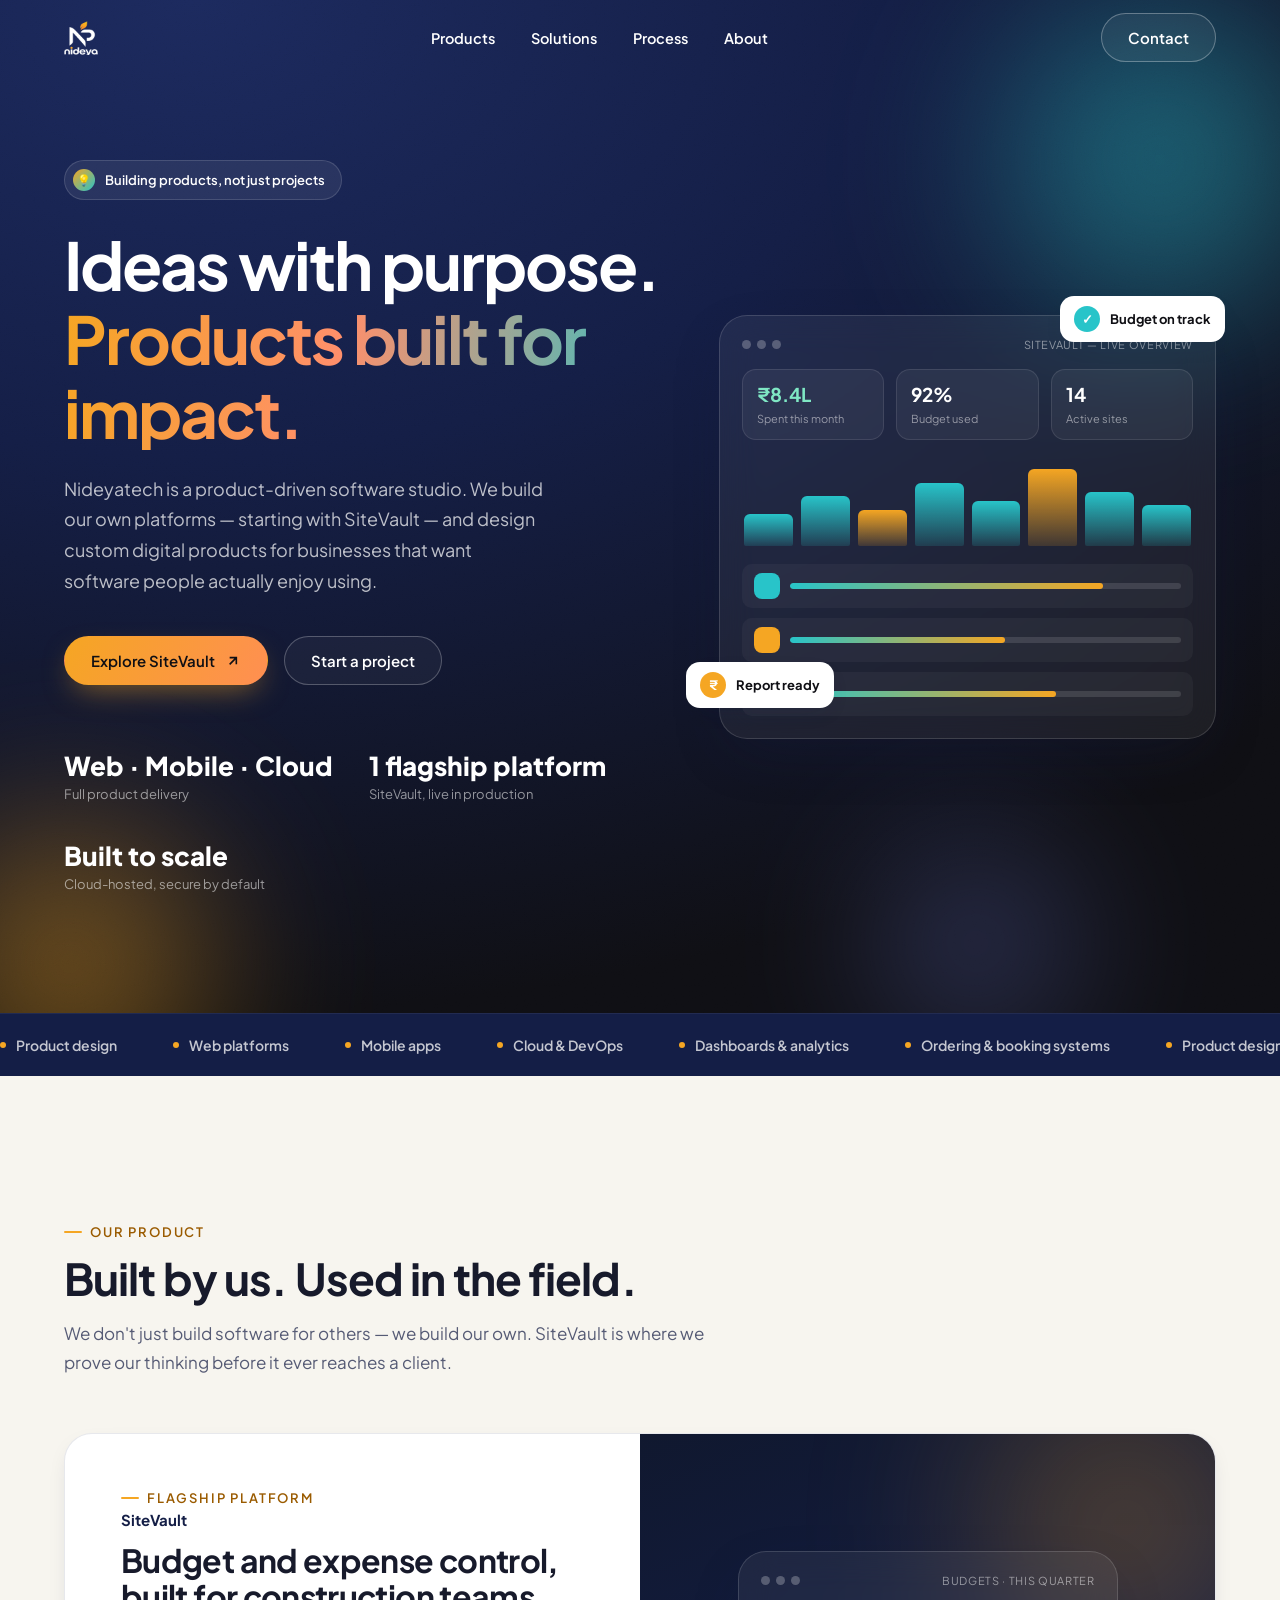
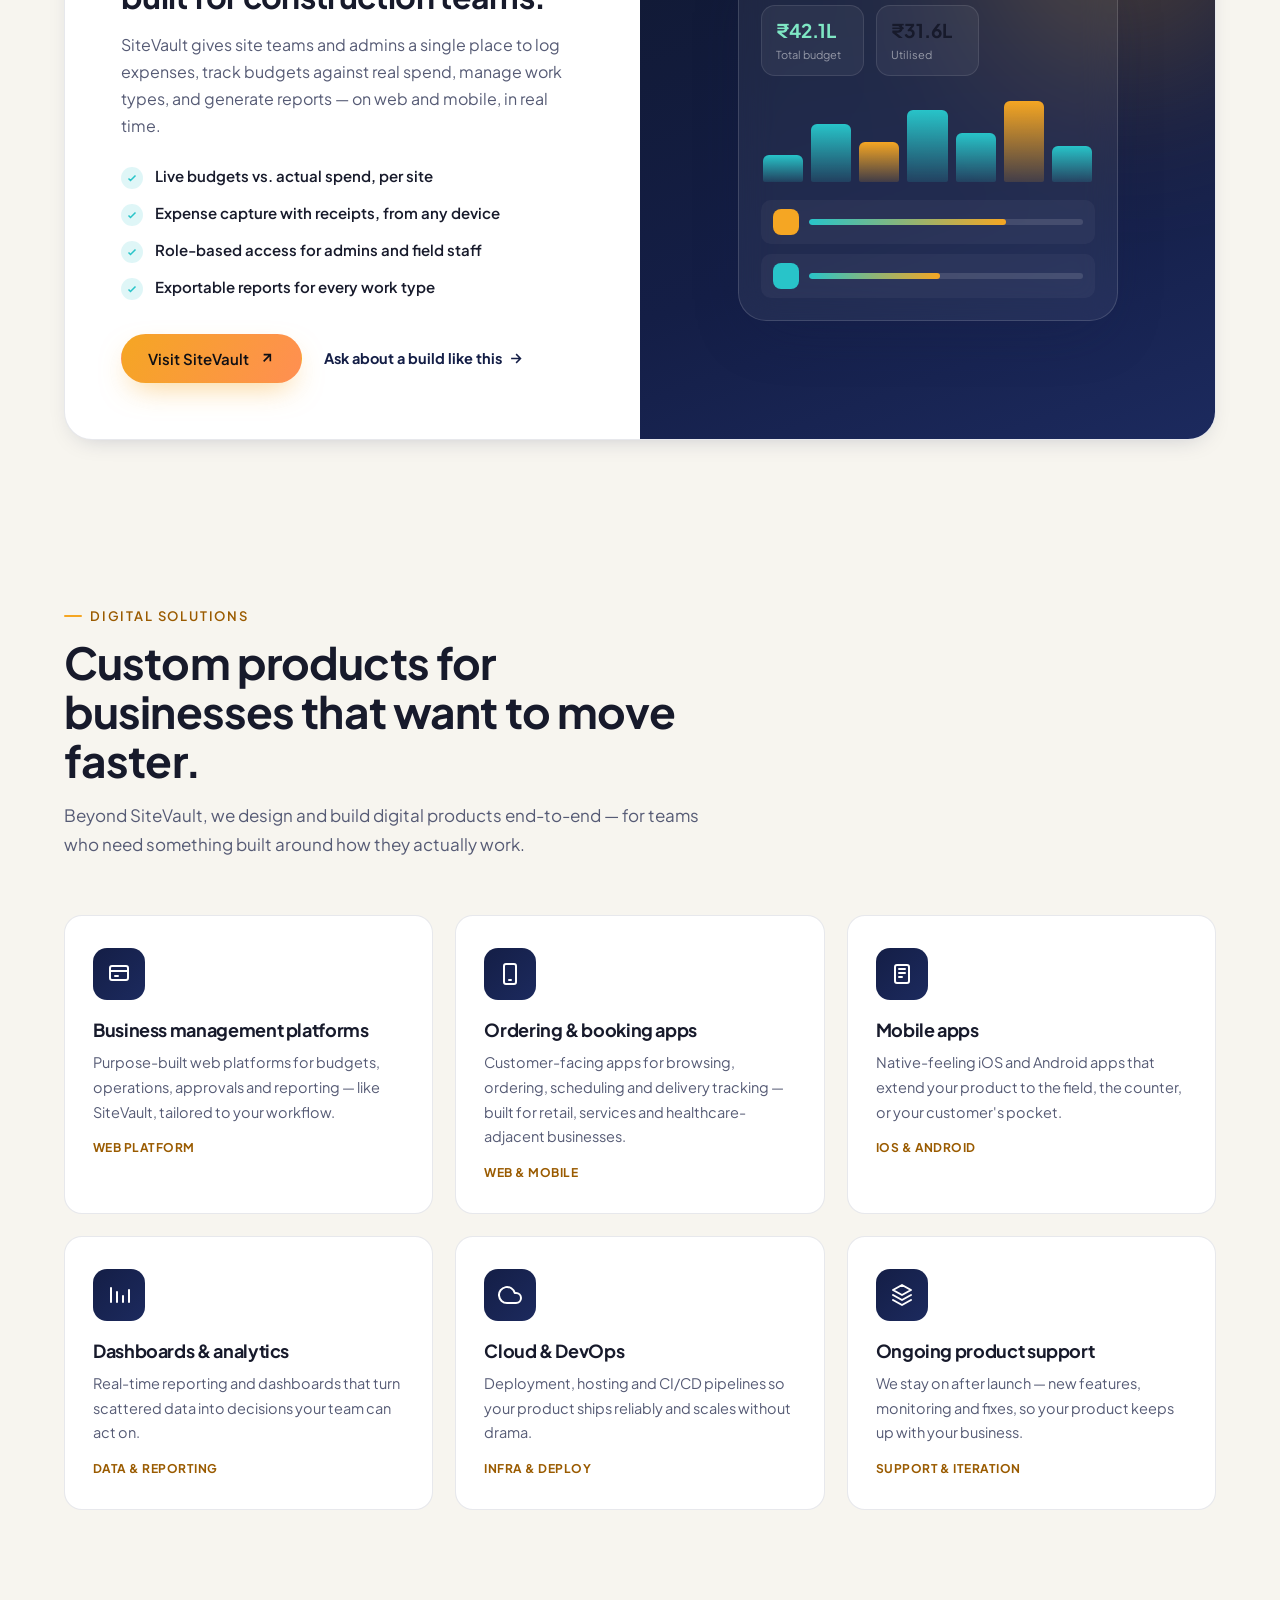
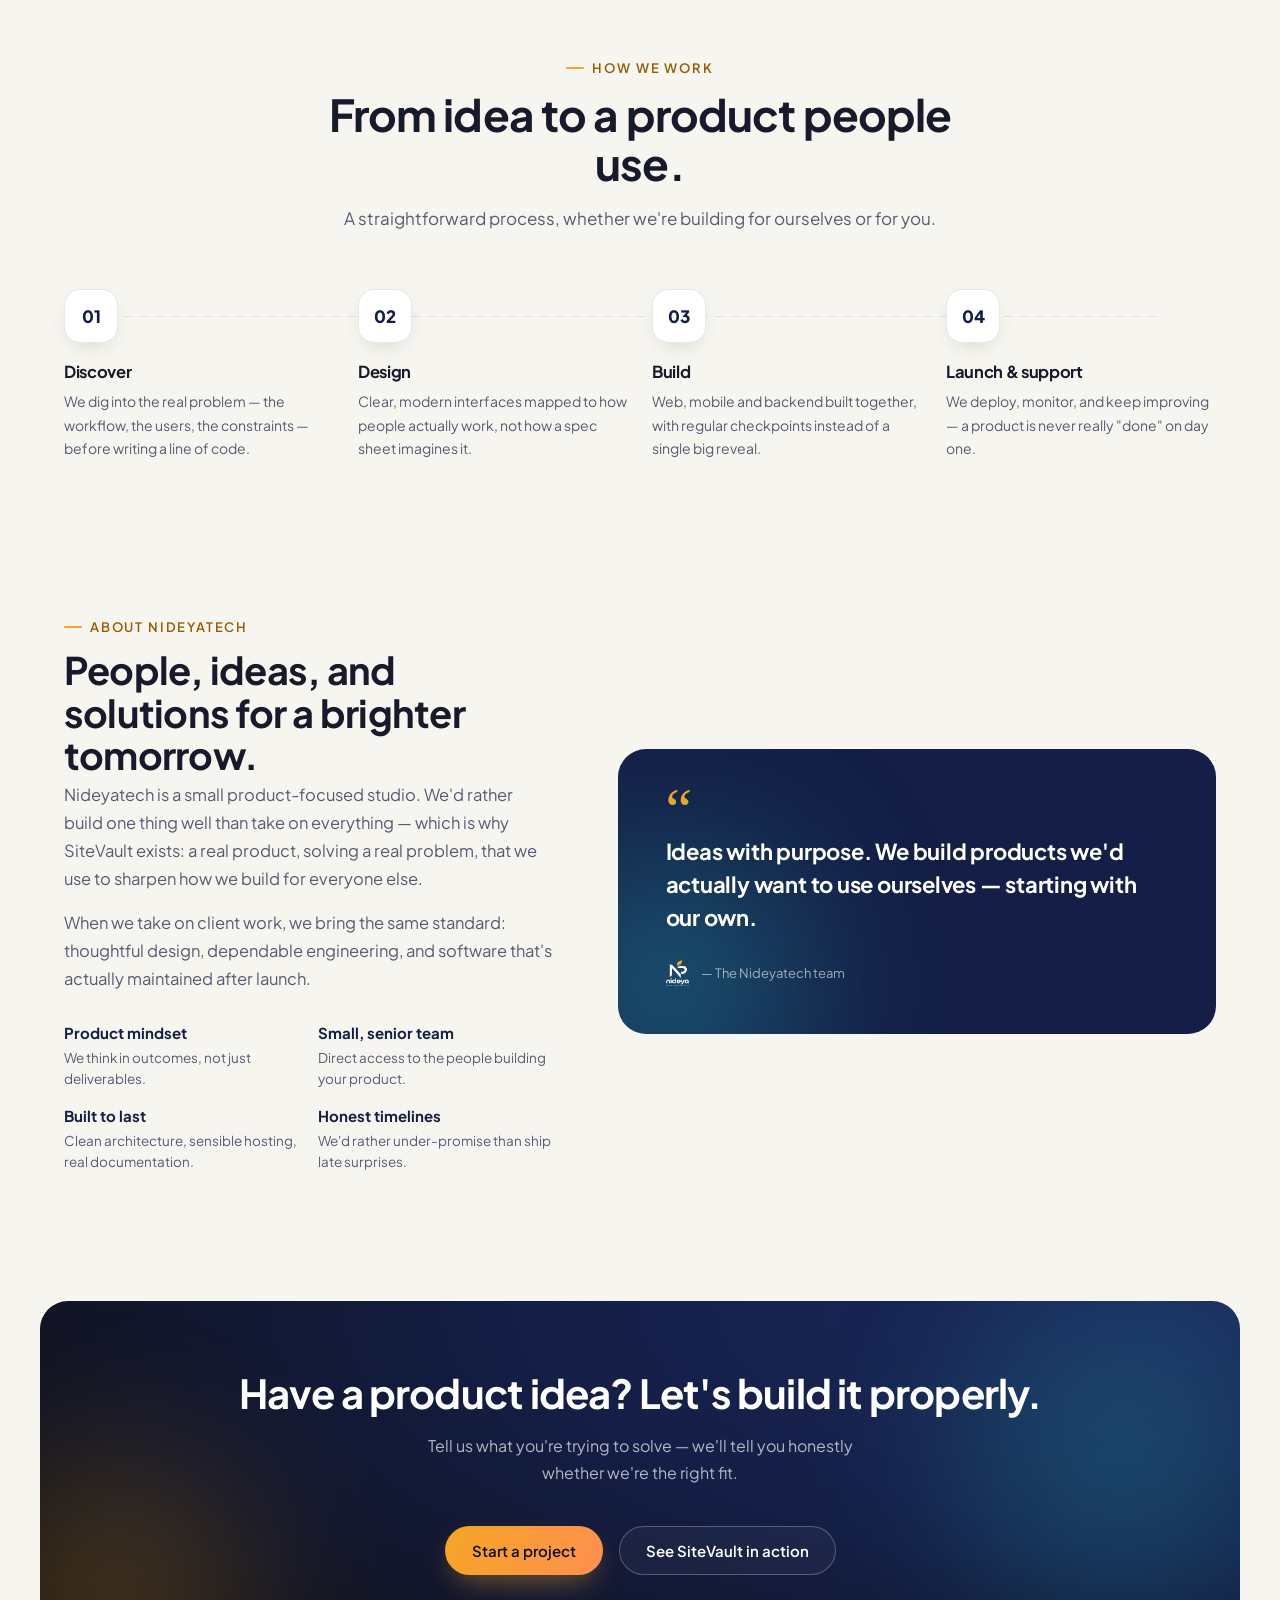
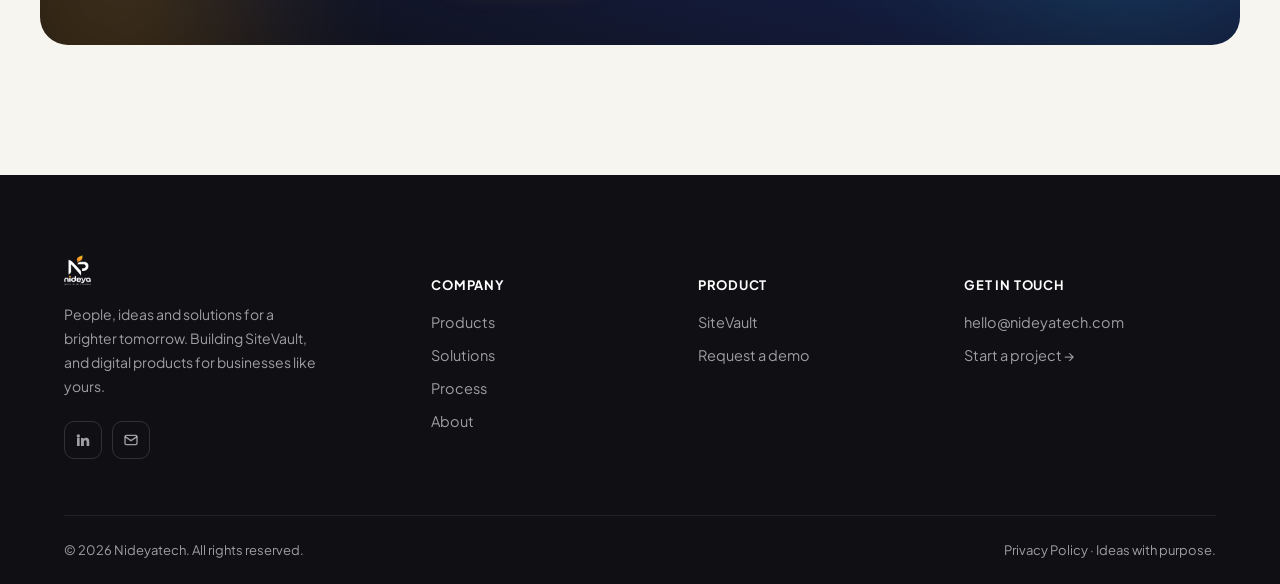
<file: index.html>
<!doctype html>
<html lang="en">
<head>
<meta charset="UTF-8" />
<meta name="viewport" content="width=device-width, initial-scale=1" />
<title>Nideyatech — Ideas with Purpose</title>
<meta name="description" content="Nideyatech designs and builds digital products — from SiteVault, our construction budget &amp; expense platform, to custom web, mobile and ordering apps for growing businesses." />

<link rel="icon" type="image/png" href="/assets/favicon-32.png" sizes="32x32" />
<link rel="icon" type="image/png" href="/assets/favicon-16.png" sizes="16x16" />
<link rel="apple-touch-icon" href="/assets/favicon-180.png" />
<link rel="icon" href="/assets/favicon.ico" />

<meta property="og:title" content="Nideyatech — Ideas with Purpose" />
<meta property="og:description" content="We design and build digital products for growing businesses — including SiteVault, our own construction budget &amp; expense platform." />
<meta property="og:type" content="website" />
<meta property="og:url" content="https://www.nideyatech.com" />
<meta property="og:site_name" content="Nideyatech" />
<meta property="og:image" content="https://www.nideyatech.com/assets/og-image.jpg" />
<meta property="og:image:width" content="1200" />
<meta property="og:image:height" content="630" />
<meta property="og:image:alt" content="Nideyatech — Ideas with purpose. Products built for impact." />
<meta name="twitter:card" content="summary_large_image" />
<meta name="twitter:title" content="Nideyatech — Ideas with Purpose" />
<meta name="twitter:description" content="We design and build digital products for growing businesses — including SiteVault, our own construction budget &amp; expense platform." />
<meta name="twitter:image" content="https://www.nideyatech.com/assets/og-image.jpg" />
<link rel="canonical" href="https://www.nideyatech.com/" />
<meta name="theme-color" content="#141e46" />

<link rel="preconnect" href="https://fonts.googleapis.com" />
<link rel="preconnect" href="https://fonts.gstatic.com" crossorigin />
<link href="https://fonts.googleapis.com/css2?family=Plus+Jakarta+Sans:wght@400;500;600;700;800&display=swap" rel="stylesheet" />

<link rel="stylesheet" href="css/styles.css?v=3" />
</head>
<body>

<!-- ============ NAV ============ -->
<header class="nav" id="nav">
  <div class="container">
    <a href="#top" class="nav-logo">
      <img class="logo-dark" src="assets/logo/logo-navbar.png" alt="Nideyatech" width="101" height="102" />
      <img class="logo-light" src="assets/logo/logo-navbar-light.png" alt="" aria-hidden="true" width="101" height="102" />
    </a>

    <nav class="nav-links">
      <a href="#products">Products</a>
      <a href="#solutions">Solutions</a>
      <a href="#process">Process</a>
      <a href="#about">About</a>
    </nav>

    <div class="nav-right">
      <a href="#contact" class="btn btn-outline nav-contact-btn">Contact</a>
      <button class="nav-burger" id="burger" aria-label="Menu"><span></span><span></span><span></span></button>
    </div>
  </div>
</header>

<div class="mobile-menu" id="mobileMenu">
  <a href="#products">Products</a>
  <a href="#solutions">Solutions</a>
  <a href="#process">Process</a>
  <a href="#about">About</a>
  <a href="#contact">Contact</a>
  <a href="#contact" class="btn btn-primary">Start a project</a>
</div>

<!-- ============ HERO ============ -->
<section class="hero" id="top">
  <div class="hero-orb orb-1"></div>
  <div class="hero-orb orb-2"></div>
  <div class="hero-orb orb-3"></div>

  <div class="container">
    <div class="hero-grid">
      <div>
        <div class="hero-badge" data-reveal>
          <span class="dot">💡</span> Building products, not just projects
        </div>

        <h1 data-reveal>
          Ideas with purpose.
          <span class="gradient-text">Products built for impact.</span>
        </h1>

        <p class="hero-sub" data-reveal data-reveal-delay="1">
          Nideyatech is a product-driven software studio. We build our own platforms —
          starting with SiteVault — and design custom digital products for businesses
          that want software people actually enjoy using.
        </p>

        <div class="hero-cta" data-reveal data-reveal-delay="2">
          <a href="#products" class="btn btn-primary">
            Explore SiteVault
            <svg viewBox="0 0 24 24" fill="none" stroke="currentColor" stroke-width="2.4"><path d="M7 17 17 7M7 7h10v10"/></svg>
          </a>
          <a href="#contact" class="btn btn-ghost-dark">Start a project</a>
        </div>

        <div class="hero-stats" data-reveal data-reveal-delay="3">
          <div><strong>Web · Mobile · Cloud</strong><span>Full product delivery</span></div>
          <div><strong>1 flagship platform</strong><span>SiteVault, live in production</span></div>
          <div><strong>Built to scale</strong><span>Cloud-hosted, secure by default</span></div>
        </div>
      </div>

      <div class="hero-visual" data-reveal data-reveal-delay="2">
        <div class="panel">
          <div class="float-chip chip-1">
            <span class="ico" style="background:var(--cyan)">✓</span> Budget on track
          </div>
          <div class="float-chip chip-2">
            <span class="ico" style="background:var(--saffron)">₹</span> Report ready
          </div>

          <div class="panel-head">
            <div class="traffic"><span></span><span></span><span></span></div>
            <small>SiteVault — Live overview</small>
          </div>

          <div class="panel-stats">
            <div class="tile up"><b>₹8.4L</b><small>Spent this month</small></div>
            <div class="tile"><b>92%</b><small>Budget used</small></div>
            <div class="tile"><b>14</b><small>Active sites</small></div>
          </div>

          <div class="panel-chart">
            <i style="height:35%"></i><i style="height:55%"></i><i style="height:40%"></i>
            <i style="height:70%"></i><i style="height:50%"></i><i style="height:85%"></i>
            <i style="height:60%"></i><i style="height:45%"></i>
          </div>

          <div class="panel-rows">
            <div class="row"><span class="ic" style="background:var(--cyan)"></span><span class="bar"><span style="width:80%"></span></span></div>
            <div class="row"><span class="ic" style="background:var(--saffron)"></span><span class="bar"><span style="width:55%"></span></span></div>
            <div class="row"><span class="ic" style="background:#7c8fff"></span><span class="bar"><span style="width:68%"></span></span></div>
          </div>
        </div>
      </div>
    </div>
  </div>
</section>

<!-- ============ STRIP ============ -->
<div class="strip">
  <div class="strip-track">
    <span>Product design</span><span>Web platforms</span><span>Mobile apps</span>
    <span>Cloud &amp; DevOps</span><span>Dashboards &amp; analytics</span><span>Ordering &amp; booking systems</span>
    <span>Product design</span><span>Web platforms</span><span>Mobile apps</span>
    <span>Cloud &amp; DevOps</span><span>Dashboards &amp; analytics</span><span>Ordering &amp; booking systems</span>
  </div>
</div>

<!-- ============ PRODUCTS ============ -->
<section class="products" id="products">
  <div class="container">
    <div class="section-head" data-reveal>
      <div class="eyebrow">Our Product</div>
      <h2>Built by us. Used in the field.</h2>
      <p>We don't just build software for others — we build our own. SiteVault is where we prove our thinking before it ever reaches a client.</p>
    </div>

    <div class="product-card" data-reveal>
      <div class="product-copy">
        <div class="eyebrow">Flagship Platform</div>
        <div class="product-tagline">SiteVault</div>
        <h3>Budget and expense control, built for construction teams.</h3>
        <p>SiteVault gives site teams and admins a single place to log expenses, track budgets against real spend, manage work types, and generate reports — on web and mobile, in real time.</p>

        <ul class="feature-list">
          <li><span class="check"><svg viewBox="0 0 24 24" fill="none" stroke="currentColor" stroke-width="3"><path d="M5 13l4 4L19 7"/></svg></span>Live budgets vs. actual spend, per site</li>
          <li><span class="check"><svg viewBox="0 0 24 24" fill="none" stroke="currentColor" stroke-width="3"><path d="M5 13l4 4L19 7"/></svg></span>Expense capture with receipts, from any device</li>
          <li><span class="check"><svg viewBox="0 0 24 24" fill="none" stroke="currentColor" stroke-width="3"><path d="M5 13l4 4L19 7"/></svg></span>Role-based access for admins and field staff</li>
          <li><span class="check"><svg viewBox="0 0 24 24" fill="none" stroke="currentColor" stroke-width="3"><path d="M5 13l4 4L19 7"/></svg></span>Exportable reports for every work type</li>
        </ul>

        <div class="product-actions">
          <a href="https://www.sitevault.nideyatech.com" target="_blank" rel="noopener" class="btn btn-primary">
            Visit SiteVault
            <svg viewBox="0 0 24 24" fill="none" stroke="currentColor" stroke-width="2.4"><path d="M7 17 17 7M7 7h10v10"/></svg>
          </a>
          <a href="#contact" class="product-link">
            Ask about a build like this
            <svg viewBox="0 0 24 24" fill="none" stroke="currentColor" stroke-width="2.4"><path d="M5 12h14M13 5l7 7-7 7"/></svg>
          </a>
        </div>
      </div>

      <div class="product-visual">
        <div class="glow"></div>
        <div class="panel">
          <div class="panel-head">
            <div class="traffic"><span></span><span></span><span></span></div>
            <small>Budgets · This quarter</small>
          </div>
          <div class="panel-stats">
            <div class="tile up"><b>₹42.1L</b><small>Total budget</small></div>
            <div class="tile"><b>₹31.6L</b><small>Utilised</small></div>
          </div>
          <div class="panel-chart">
            <i style="height:30%"></i><i style="height:65%"></i><i style="height:45%"></i>
            <i style="height:80%"></i><i style="height:55%"></i><i style="height:90%"></i>
            <i style="height:40%"></i>
          </div>
          <div class="panel-rows">
            <div class="row"><span class="ic" style="background:var(--saffron)"></span><span class="bar"><span style="width:72%"></span></span></div>
            <div class="row"><span class="ic" style="background:var(--cyan)"></span><span class="bar"><span style="width:48%"></span></span></div>
          </div>
        </div>
      </div>
    </div>
  </div>
</section>

<!-- ============ SOLUTIONS ============ -->
<section class="solutions" id="solutions">
  <div class="container">
    <div class="section-head" data-reveal>
      <div class="eyebrow">Digital Solutions</div>
      <h2>Custom products for businesses that want to move faster.</h2>
      <p>Beyond SiteVault, we design and build digital products end-to-end — for teams who need something built around how they actually work.</p>
    </div>

    <div class="solutions-grid">
      <div class="sol-card" data-reveal>
        <div class="sol-icon"><svg viewBox="0 0 24 24" fill="none" stroke-linecap="round" stroke-linejoin="round" stroke-width="2"><rect x="3" y="4" width="18" height="14" rx="2"/><path d="M3 9h18M8 14h3"/></svg></div>
        <h4>Business management platforms</h4>
        <p>Purpose-built web platforms for budgets, operations, approvals and reporting — like SiteVault, tailored to your workflow.</p>
        <span class="tag">Web platform</span>
      </div>

      <div class="sol-card" data-reveal data-reveal-delay="1">
        <div class="sol-icon"><svg viewBox="0 0 24 24" fill="none" stroke-linecap="round" stroke-linejoin="round" stroke-width="2"><rect x="6" y="2" width="12" height="20" rx="2"/><path d="M11 18h2"/></svg></div>
        <h4>Ordering &amp; booking apps</h4>
        <p>Customer-facing apps for browsing, ordering, scheduling and delivery tracking — built for retail, services and healthcare-adjacent businesses.</p>
        <span class="tag">Web &amp; mobile</span>
      </div>

      <div class="sol-card" data-reveal data-reveal-delay="2">
        <div class="sol-icon"><svg viewBox="0 0 24 24" fill="none" stroke-linecap="round" stroke-linejoin="round" stroke-width="2"><rect x="5" y="3" width="14" height="18" rx="2"/><path d="M9 7h6M9 11h6M9 15h3"/></svg></div>
        <h4>Mobile apps</h4>
        <p>Native-feeling iOS and Android apps that extend your product to the field, the counter, or your customer's pocket.</p>
        <span class="tag">iOS &amp; Android</span>
      </div>

      <div class="sol-card" data-reveal>
        <div class="sol-icon"><svg viewBox="0 0 24 24" fill="none" stroke-linecap="round" stroke-linejoin="round" stroke-width="2"><path d="M4 19V5m6 14V9m6 10V13m6 6V7"/></svg></div>
        <h4>Dashboards &amp; analytics</h4>
        <p>Real-time reporting and dashboards that turn scattered data into decisions your team can act on.</p>
        <span class="tag">Data &amp; reporting</span>
      </div>

      <div class="sol-card" data-reveal data-reveal-delay="1">
        <div class="sol-icon"><svg viewBox="0 0 24 24" fill="none" stroke-linecap="round" stroke-linejoin="round" stroke-width="2"><path d="M18 10h-1.26A8 8 0 1 0 9 20h9a5 5 0 0 0 0-10Z"/></svg></div>
        <h4>Cloud &amp; DevOps</h4>
        <p>Deployment, hosting and CI/CD pipelines so your product ships reliably and scales without drama.</p>
        <span class="tag">Infra &amp; deploy</span>
      </div>

      <div class="sol-card" data-reveal data-reveal-delay="2">
        <div class="sol-icon"><svg viewBox="0 0 24 24" fill="none" stroke-linecap="round" stroke-linejoin="round" stroke-width="2"><path d="M12 2 3 7l9 5 9-5-9-5ZM3 12l9 5 9-5M3 17l9 5 9-5"/></svg></div>
        <h4>Ongoing product support</h4>
        <p>We stay on after launch — new features, monitoring and fixes, so your product keeps up with your business.</p>
        <span class="tag">Support &amp; iteration</span>
      </div>
    </div>
  </div>
</section>

<!-- ============ PROCESS ============ -->
<section class="process" id="process">
  <div class="container">
    <div class="section-head center" data-reveal style="margin-left:auto;margin-right:auto;">
      <div class="eyebrow" style="justify-content:center;display:flex;">How we work</div>
      <h2>From idea to a product people use.</h2>
      <p style="margin-left:auto;margin-right:auto;">A straightforward process, whether we're building for ourselves or for you.</p>
    </div>

    <div class="process-row">
      <div class="process-step" data-reveal>
        <div class="process-num">01</div>
        <h4>Discover</h4>
        <p>We dig into the real problem — the workflow, the users, the constraints — before writing a line of code.</p>
      </div>
      <div class="process-step" data-reveal data-reveal-delay="1">
        <div class="process-num">02</div>
        <h4>Design</h4>
        <p>Clear, modern interfaces mapped to how people actually work, not how a spec sheet imagines it.</p>
      </div>
      <div class="process-step" data-reveal data-reveal-delay="2">
        <div class="process-num">03</div>
        <h4>Build</h4>
        <p>Web, mobile and backend built together, with regular checkpoints instead of a single big reveal.</p>
      </div>
      <div class="process-step" data-reveal data-reveal-delay="3">
        <div class="process-num">04</div>
        <h4>Launch &amp; support</h4>
        <p>We deploy, monitor, and keep improving — a product is never really "done" on day one.</p>
      </div>
    </div>
  </div>
</section>

<!-- ============ ABOUT ============ -->
<section class="about" id="about">
  <div class="container">
    <div class="about-grid">
      <div class="about-copy" data-reveal>
        <div class="eyebrow">About Nideyatech</div>
        <h2 style="margin-top:14px;font-size:clamp(26px,3.4vw,38px);">People, ideas, and solutions for a brighter tomorrow.</h2>
        <p>Nideyatech is a small product-focused studio. We'd rather build one thing well than
          take on everything — which is why SiteVault exists: a real product, solving a real
          problem, that we use to sharpen how we build for everyone else.</p>
        <p>When we take on client work, we bring the same standard: thoughtful design,
          dependable engineering, and software that's actually maintained after launch.</p>

        <div class="about-values">
          <div><strong>Product mindset</strong><span>We think in outcomes, not just deliverables.</span></div>
          <div><strong>Small, senior team</strong><span>Direct access to the people building your product.</span></div>
          <div><strong>Built to last</strong><span>Clean architecture, sensible hosting, real documentation.</span></div>
          <div><strong>Honest timelines</strong><span>We'd rather under-promise than ship late surprises.</span></div>
        </div>
      </div>

      <div class="about-panel" data-reveal data-reveal-delay="1">
        <div class="glow"></div>
        <span class="mark">“</span>
        <blockquote>Ideas with purpose. We build products we'd actually want to use ourselves — starting with our own.</blockquote>
        <div class="who">
          <img src="assets/logo/logo-footer.png" alt="Nideyatech" width="81" height="90" />
          <span>— The Nideyatech team</span>
        </div>
      </div>
    </div>
  </div>
</section>

<!-- ============ CTA BAND ============ -->
<div class="cta-band" data-reveal>
  <div class="hero-orb orb-1" style="opacity:.3"></div>
  <div class="hero-orb orb-2" style="opacity:.3"></div>
  <h2>Have a product idea? Let's build it properly.</h2>
  <p>Tell us what you're trying to solve — we'll tell you honestly whether we're the right fit.</p>
  <div class="hero-cta">
    <a href="#contact" class="btn btn-primary">Start a project</a>
    <a href="https://www.sitevault.nideyatech.com" target="_blank" rel="noopener" class="btn btn-ghost-dark">See SiteVault in action</a>
  </div>
</div>

<!-- ============ FOOTER / CONTACT ============ -->
<footer class="footer" id="contact">
  <div class="container">
    <div class="footer-top">
      <div class="footer-brand">
        <img src="assets/logo/logo-footer.png" alt="Nideyatech" width="81" height="90" />
        <p>People, ideas and solutions for a brighter tomorrow. Building SiteVault, and digital products for businesses like yours.</p>
        <div class="footer-social">
          <a href="#" aria-label="LinkedIn"><svg viewBox="0 0 24 24" fill="currentColor"><path d="M4.98 3.5a2.5 2.5 0 1 1 0 5 2.5 2.5 0 0 1 0-5ZM3 9h4v12H3zM9 9h3.8v1.7h.05c.53-1 1.83-2.05 3.77-2.05 4.03 0 4.78 2.65 4.78 6.1V21h-4v-5.6c0-1.34-.02-3.07-1.87-3.07-1.87 0-2.16 1.46-2.16 2.97V21H9z"/></svg></a>
          <a href="mailto:hello@nideyatech.com" aria-label="Email"><svg viewBox="0 0 24 24" fill="none" stroke="currentColor" stroke-width="2"><rect x="3" y="5" width="18" height="14" rx="2"/><path d="m3 7 9 6 9-6"/></svg></a>
        </div>
      </div>

      <div class="footer-col">
        <h5>Company</h5>
        <ul>
          <li><a href="#products">Products</a></li>
          <li><a href="#solutions">Solutions</a></li>
          <li><a href="#process">Process</a></li>
          <li><a href="#about">About</a></li>
        </ul>
      </div>

      <div class="footer-col">
        <h5>Product</h5>
        <ul>
          <li><a href="https://www.sitevault.nideyatech.com" target="_blank" rel="noopener">SiteVault</a></li>
          <li><a href="#contact">Request a demo</a></li>
        </ul>
      </div>

      <div class="footer-col">
        <h5>Get in touch</h5>
        <ul>
          <li><a href="mailto:hello@nideyatech.com">hello@nideyatech.com</a></li>
          <li><a href="#contact">Start a project →</a></li>
        </ul>
      </div>
    </div>

    <div class="footer-bottom">
      <span>© <span id="year"></span> Nideyatech. All rights reserved.</span>
      <span><a href="privacy.html">Privacy Policy</a> · Ideas with purpose.</span>
    </div>
  </div>
</footer>

<script src="js/main.js"></script>
</body>
</html>
</file>
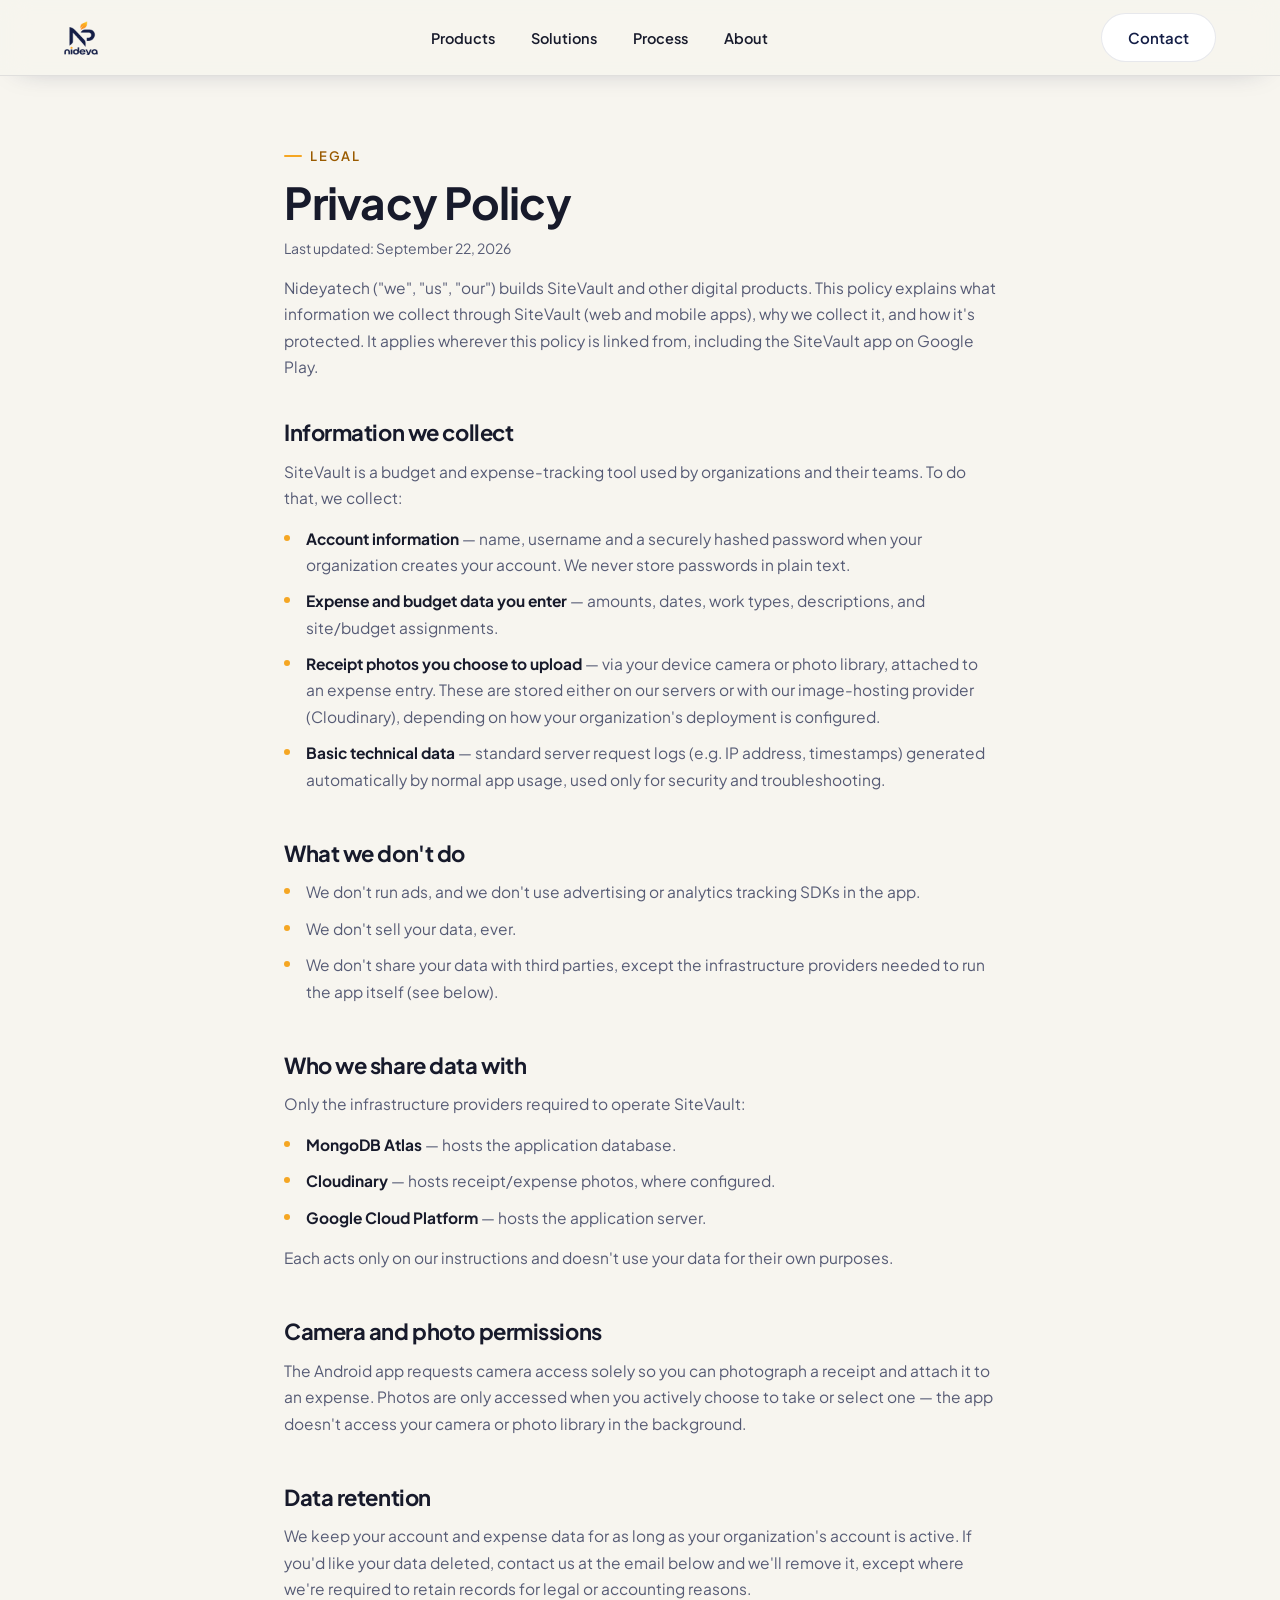
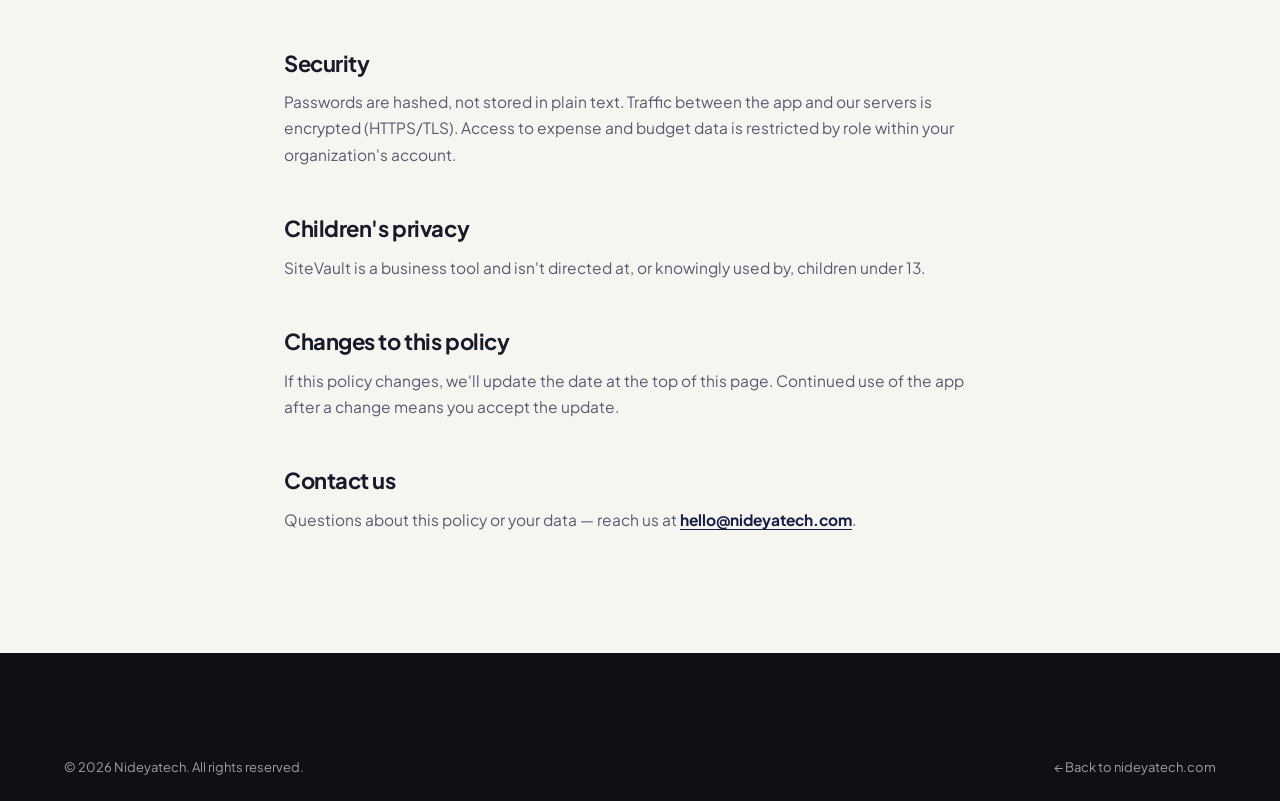
<file: privacy.html>
<!doctype html>
<html lang="en">
<head>
<meta charset="UTF-8" />
<meta name="viewport" content="width=device-width, initial-scale=1" />
<title>Privacy Policy — Nideyatech</title>
<meta name="description" content="Privacy Policy for Nideyatech and SiteVault — what we collect, why, and how it's protected." />
<meta name="robots" content="index, follow" />

<link rel="icon" type="image/png" href="/assets/favicon-32.png" sizes="32x32" />
<link rel="icon" type="image/png" href="/assets/favicon-16.png" sizes="16x16" />
<link rel="apple-touch-icon" href="/assets/favicon-180.png" />
<link rel="icon" href="/assets/favicon.ico" />
<meta name="theme-color" content="#141e46" />

<link rel="preconnect" href="https://fonts.googleapis.com" />
<link rel="preconnect" href="https://fonts.gstatic.com" crossorigin />
<link href="https://fonts.googleapis.com/css2?family=Plus+Jakarta+Sans:wght@400;500;600;700;800&display=swap" rel="stylesheet" />

<link rel="stylesheet" href="css/styles.css?v=3" />
<style>
  .legal { padding: calc(var(--nav-h) + 64px) 0 120px; }
  .legal .container { max-width: 760px; }
  .legal .updated { font-size: 14px; color: var(--text-soft); margin-top: 10px; }
  .legal h1 { font-size: clamp(30px, 4.5vw, 44px); margin-top: 14px; }
  .legal h2 { font-size: 22px; margin-top: 48px; margin-bottom: 14px; }
  .legal h2:first-of-type { margin-top: 40px; }
  .legal p { font-size: 15.5px; margin-top: 14px; }
  .legal ul { margin-top: 14px; display: flex; flex-direction: column; gap: 10px; }
  .legal ul li { font-size: 15.5px; color: var(--text-soft); line-height: 1.7; padding-left: 22px; position: relative; }
  .legal ul li::before { content: ""; position: absolute; left: 0; top: 9px; width: 6px; height: 6px; border-radius: 50%; background: var(--saffron); }
  .legal a.inline { color: var(--indigo); font-weight: 700; text-decoration: underline; text-underline-offset: 3px; }
  .legal strong { color: var(--text); }
  @media (max-width: 680px) { .legal { padding: calc(var(--nav-h) + 40px) 0 80px; } }
</style>
</head>
<body>

<header class="nav" id="nav" data-force-scrolled="true">
  <div class="container">
    <a href="index.html" class="nav-logo">
      <img class="logo-dark" src="assets/logo/logo-navbar.png" alt="Nideyatech" width="101" height="102" />
      <img class="logo-light" src="assets/logo/logo-navbar-light.png" alt="" aria-hidden="true" width="101" height="102" />
    </a>
    <nav class="nav-links">
      <a href="index.html#products">Products</a>
      <a href="index.html#solutions">Solutions</a>
      <a href="index.html#process">Process</a>
      <a href="index.html#about">About</a>
    </nav>
    <div class="nav-right">
      <a href="index.html#contact" class="btn btn-outline nav-contact-btn">Contact</a>
      <button class="nav-burger" id="burger" aria-label="Menu"><span></span><span></span><span></span></button>
    </div>
  </div>
</header>

<div class="mobile-menu" id="mobileMenu">
  <a href="index.html#products">Products</a>
  <a href="index.html#solutions">Solutions</a>
  <a href="index.html#process">Process</a>
  <a href="index.html#about">About</a>
  <a href="index.html#contact">Contact</a>
</div>

<section class="legal">
  <div class="container">
    <div class="eyebrow">Legal</div>
    <h1>Privacy Policy</h1>
    <p class="updated">Last updated: September 22, 2026</p>

    <p>Nideyatech ("we", "us", "our") builds SiteVault and other digital products. This
      policy explains what information we collect through SiteVault (web and mobile apps),
      why we collect it, and how it's protected. It applies wherever this policy is linked
      from, including the SiteVault app on Google Play.</p>

    <h2>Information we collect</h2>
    <p>SiteVault is a budget and expense-tracking tool used by organizations and their
      teams. To do that, we collect:</p>
    <ul>
      <li><strong>Account information</strong> — name, username and a securely hashed
        password when your organization creates your account. We never store passwords
        in plain text.</li>
      <li><strong>Expense and budget data you enter</strong> — amounts, dates, work
        types, descriptions, and site/budget assignments.</li>
      <li><strong>Receipt photos you choose to upload</strong> — via your device camera
        or photo library, attached to an expense entry. These are stored either on our
        servers or with our image-hosting provider (Cloudinary), depending on how your
        organization's deployment is configured.</li>
      <li><strong>Basic technical data</strong> — standard server request logs (e.g. IP
        address, timestamps) generated automatically by normal app usage, used only for
        security and troubleshooting.</li>
    </ul>

    <h2>What we don't do</h2>
    <ul>
      <li>We don't run ads, and we don't use advertising or analytics tracking SDKs in
        the app.</li>
      <li>We don't sell your data, ever.</li>
      <li>We don't share your data with third parties, except the infrastructure
        providers needed to run the app itself (see below).</li>
    </ul>

    <h2>Who we share data with</h2>
    <p>Only the infrastructure providers required to operate SiteVault:</p>
    <ul>
      <li><strong>MongoDB Atlas</strong> — hosts the application database.</li>
      <li><strong>Cloudinary</strong> — hosts receipt/expense photos, where configured.</li>
      <li><strong>Google Cloud Platform</strong> — hosts the application server.</li>
    </ul>
    <p>Each acts only on our instructions and doesn't use your data for their own
      purposes.</p>

    <h2>Camera and photo permissions</h2>
    <p>The Android app requests camera access solely so you can photograph a receipt and
      attach it to an expense. Photos are only accessed when you actively choose to take
      or select one — the app doesn't access your camera or photo library in the
      background.</p>

    <h2>Data retention</h2>
    <p>We keep your account and expense data for as long as your organization's account is
      active. If you'd like your data deleted, contact us at the email below and we'll
      remove it, except where we're required to retain records for legal or accounting
      reasons.</p>

    <h2>Security</h2>
    <p>Passwords are hashed, not stored in plain text. Traffic between the app and our
      servers is encrypted (HTTPS/TLS). Access to expense and budget data is restricted by
      role within your organization's account.</p>

    <h2>Children's privacy</h2>
    <p>SiteVault is a business tool and isn't directed at, or knowingly used by, children
      under 13.</p>

    <h2>Changes to this policy</h2>
    <p>If this policy changes, we'll update the date at the top of this page. Continued
      use of the app after a change means you accept the update.</p>

    <h2>Contact us</h2>
    <p>Questions about this policy or your data — reach us at
      <a class="inline" href="mailto:hello@nideyatech.com">hello@nideyatech.com</a>.</p>
  </div>
</section>

<footer class="footer">
  <div class="container">
    <div class="footer-bottom" style="padding-top:26px;">
      <span>© <span id="year"></span> Nideyatech. All rights reserved.</span>
      <a href="index.html">← Back to nideyatech.com</a>
    </div>
  </div>
</footer>

<script src="js/main.js"></script>
</body>
</html>
</file>
<file: css/styles.css>
/* =========================================================
   Nideyatech — brand tokens
========================================================= */
:root {
  --indigo: #141e46;
  --indigo-2: #1c2a5e;
  --saffron: #f5a623;
  --saffron-text: #9a5b00; /* saffron darkened for text on light bgs (WCAG AA 4.9:1 on ivory) */
  --cyan: #28c4c9;
  --ivory: #f7f5ef;
  --ink: #0f0f14;

  --text: #171a2b;
  --text-soft: #565b75;
  --border: rgba(20, 30, 70, 0.1);

  --radius-sm: 10px;
  --radius: 18px;
  --radius-lg: 28px;

  --container: 1200px;
  --nav-h: 76px;

  --ease: cubic-bezier(0.22, 1, 0.36, 1);
  --shadow: 0 20px 60px -20px rgba(20, 30, 70, 0.35);
  --shadow-sm: 0 8px 24px -12px rgba(20, 30, 70, 0.25);
}

* { box-sizing: border-box; }
html { scroll-behavior: smooth; }

body {
  margin: 0;
  background: var(--ivory);
  color: var(--text);
  font-family: "Plus Jakarta Sans", -apple-system, BlinkMacSystemFont, "Segoe UI", sans-serif;
  -webkit-font-smoothing: antialiased;
  overflow-x: hidden;
}

img { max-width: 100%; display: block; }
a { color: inherit; text-decoration: none; }
ul { margin: 0; padding: 0; list-style: none; }
button { font: inherit; cursor: pointer; }
section { position: relative; }

.container {
  width: 100%;
  max-width: var(--container);
  margin: 0 auto;
  padding: 0 24px;
}

.eyebrow {
  display: inline-flex;
  align-items: center;
  gap: 8px;
  font-size: 13px;
  font-weight: 600;
  letter-spacing: 0.14em;
  text-transform: uppercase;
  color: var(--saffron-text);
}
.eyebrow::before {
  content: "";
  width: 18px;
  height: 2px;
  background: var(--saffron);
  border-radius: 2px;
}
.eyebrow.on-dark { color: #ffc978; }

h1, h2, h3, h4 { font-weight: 700; line-height: 1.12; margin: 0; letter-spacing: -0.02em; }
p { line-height: 1.7; color: var(--text-soft); margin: 0; }

.gradient-text {
  background: linear-gradient(100deg, var(--saffron) 0%, #ff8f6b 45%, var(--cyan) 100%);
  -webkit-background-clip: text;
  background-clip: text;
  color: transparent;
}

.section-head { max-width: 640px; margin-bottom: 56px; }
.section-head h2 { font-size: clamp(28px, 4vw, 44px); margin-top: 14px; }
.section-head p { margin-top: 16px; font-size: 17px; }
.section-head.center { margin-left: auto; margin-right: auto; text-align: center; }

.btn {
  display: inline-flex;
  align-items: center;
  gap: 10px;
  padding: 14px 26px;
  border-radius: 100px;
  font-weight: 600;
  font-size: 15px;
  border: 1px solid transparent;
  transition: transform 0.35s var(--ease), box-shadow 0.35s var(--ease), background 0.35s var(--ease), color 0.35s var(--ease), border-color .35s var(--ease);
  white-space: nowrap;
}
.btn:hover { transform: translateY(-2px); }
.btn svg { width: 16px; height: 16px; transition: transform 0.3s var(--ease); }
.btn:hover svg { transform: translate(3px, -3px); }

.btn-primary {
  background: linear-gradient(120deg, var(--saffron), #ff8f52);
  color: var(--ink);
  box-shadow: 0 12px 30px -10px rgba(245, 166, 35, 0.55);
}
.btn-primary:hover { box-shadow: 0 16px 36px -8px rgba(245, 166, 35, 0.65); }

.btn-ghost-dark {
  border-color: rgba(255, 255, 255, 0.25);
  color: #fff;
  background: rgba(255, 255, 255, 0.04);
}
.btn-ghost-dark:hover { background: rgba(255, 255, 255, 0.12); border-color: rgba(255,255,255,0.4); }

.btn-outline {
  border-color: var(--border);
  color: var(--indigo);
  background: #fff;
}
.btn-outline:hover { border-color: var(--indigo); background: var(--indigo); color: #fff; }

.btn-block-cyan {
  background: var(--cyan);
  color: var(--ink);
  box-shadow: 0 12px 30px -10px rgba(40, 196, 201, 0.55);
}

/* =========================================================
   Reveal-on-scroll
========================================================= */
[data-reveal] {
  opacity: 0;
  transform: translateY(28px);
  transition: opacity 0.8s var(--ease), transform 0.8s var(--ease);
}
[data-reveal].is-visible { opacity: 1; transform: translateY(0); }
[data-reveal="fade"] { transform: none; }
[data-reveal-delay="1"] { transition-delay: 0.08s; }
[data-reveal-delay="2"] { transition-delay: 0.16s; }
[data-reveal-delay="3"] { transition-delay: 0.24s; }
[data-reveal-delay="4"] { transition-delay: 0.32s; }
[data-reveal-delay="5"] { transition-delay: 0.4s; }

/* =========================================================
   Nav
========================================================= */
.nav {
  position: fixed;
  top: 0; left: 0; right: 0;
  z-index: 100;
  height: var(--nav-h);
  display: flex;
  align-items: center;
  transition: background 0.4s var(--ease), box-shadow 0.4s var(--ease), border-color .4s var(--ease);
  border-bottom: 1px solid transparent;
}
.nav.is-scrolled {
  background: rgba(247, 245, 239, 0.78);
  backdrop-filter: blur(14px) saturate(1.4);
  -webkit-backdrop-filter: blur(14px) saturate(1.4);
  border-bottom-color: var(--border);
  box-shadow: 0 8px 30px -20px rgba(20,30,70,0.4);
}
.nav .container { display: flex; align-items: center; justify-content: space-between; }
.nav-logo { position: relative; display: block; height: 34px; }
.nav-logo img { height: 34px; width: auto; transition: opacity 0.35s var(--ease); }
.nav-logo .logo-dark { opacity: 0; }
.nav-logo .logo-light { position: absolute; top: 0; left: 0; opacity: 1; }
.nav.is-scrolled .logo-dark { opacity: 1; }
.nav.is-scrolled .logo-light { opacity: 0; }

.nav-links { display: flex; align-items: center; gap: 36px; }
.nav-links a {
  font-size: 14.5px;
  font-weight: 600;
  color: #fff;
  position: relative;
  padding: 6px 0;
  transition: color 0.35s var(--ease);
}
.nav.is-scrolled .nav-links a { color: var(--text); }
.nav-links a::after {
  content: "";
  position: absolute;
  left: 0; bottom: 0;
  width: 0; height: 2px;
  background: var(--saffron);
  transition: width 0.3s var(--ease);
}
.nav-links a:hover::after { width: 100%; }
.nav-right { display: flex; align-items: center; gap: 28px; }

.nav-contact-btn { border-color: rgba(255,255,255,0.3); color: #fff; background: rgba(255,255,255,0.06); }
.nav.is-scrolled .nav-contact-btn { border-color: var(--border); color: var(--indigo); background: #fff; }
.nav-contact-btn:hover { background: var(--indigo); color: #fff; border-color: var(--indigo); }

.nav-burger {
  display: none;
  width: 42px; height: 42px;
  border-radius: 12px;
  border: 1px solid rgba(255,255,255,0.3);
  background: rgba(255,255,255,0.08);
  align-items: center;
  justify-content: center;
  flex-direction: column;
  gap: 5px;
  transition: background 0.35s var(--ease), border-color 0.35s var(--ease);
}
.nav-burger span { width: 18px; height: 2px; background: #fff; border-radius: 2px; transition: transform .3s var(--ease), opacity .3s var(--ease), background .35s var(--ease); }
.nav-burger.is-open span:nth-child(1) { transform: translateY(7px) rotate(45deg); }
.nav-burger.is-open span:nth-child(2) { opacity: 0; }
.nav-burger.is-open span:nth-child(3) { transform: translateY(-7px) rotate(-45deg); }
.nav.is-scrolled .nav-burger { border-color: var(--border); background: #fff; }
.nav.is-scrolled .nav-burger span { background: var(--indigo); }

.mobile-menu {
  position: fixed;
  inset: var(--nav-h) 0 0 0;
  z-index: 99;
  background: var(--ivory);
  transform: translateY(-8px);
  opacity: 0;
  pointer-events: none;
  transition: opacity .35s var(--ease), transform .35s var(--ease);
  padding: 32px 24px;
  display: none;
}
.mobile-menu.is-open { opacity: 1; transform: translateY(0); pointer-events: auto; }
.mobile-menu a { display: block; font-size: 24px; font-weight: 700; padding: 14px 0; border-bottom: 1px solid var(--border); }
.mobile-menu .btn { margin-top: 24px; width: 100%; justify-content: center; }

/* =========================================================
   Hero
========================================================= */
.hero {
  position: relative;
  padding: calc(var(--nav-h) + 84px) 0 120px;
  background: radial-gradient(120% 100% at 15% 0%, #1c2a5e 0%, var(--indigo) 45%, var(--ink) 100%);
  color: #fff;
  overflow: hidden;
  isolation: isolate;
}
.hero::before {
  content: "";
  position: absolute; inset: 0;
  background-image: url("data:image/svg+xml;utf8,<svg xmlns='http://www.w3.org/2000/svg' width='140' height='140'><filter id='n'><feTurbulence type='fractalNoise' baseFrequency='0.9' numOctaves='2' stitchTiles='stitch'/><feColorMatrix type='saturate' values='0'/></filter><rect width='100%25' height='100%25' filter='url(%23n)' opacity='0.05'/></svg>");
  mix-blend-mode: overlay;
  pointer-events: none;
  z-index: 1;
}
.hero-orb {
  position: absolute;
  border-radius: 50%;
  filter: blur(70px);
  z-index: 0;
  opacity: 0.55;
}
.orb-1 { width: 480px; height: 480px; right: -120px; top: -80px; background: radial-gradient(circle, var(--cyan), transparent 70%); animation: float1 14s ease-in-out infinite; }
.orb-2 { width: 420px; height: 420px; left: -140px; bottom: -160px; background: radial-gradient(circle, var(--saffron), transparent 70%); animation: float2 16s ease-in-out infinite; }
.orb-3 { width: 300px; height: 300px; right: 12%; bottom: -80px; background: radial-gradient(circle, #7c8fff, transparent 70%); animation: float1 12s ease-in-out infinite reverse; opacity: 0.35; }

@keyframes float1 { 0%,100% { transform: translate(0,0); } 50% { transform: translate(-30px, 30px); } }
@keyframes float2 { 0%,100% { transform: translate(0,0); } 50% { transform: translate(30px, -24px); } }

.hero .container { position: relative; z-index: 2; }
.hero-grid { display: grid; grid-template-columns: 1.1fr 0.9fr; gap: 48px; align-items: center; }

.hero-badge {
  display: inline-flex;
  align-items: center;
  gap: 10px;
  padding: 8px 16px 8px 8px;
  border-radius: 100px;
  background: rgba(255,255,255,0.07);
  border: 1px solid rgba(255,255,255,0.14);
  font-size: 13px;
  font-weight: 600;
  margin-bottom: 28px;
}
.hero-badge .dot { width: 22px; height: 22px; border-radius: 50%; background: linear-gradient(135deg, var(--saffron), var(--cyan)); display: flex; align-items: center; justify-content: center; font-size: 11px; }

.hero h1 {
  font-size: clamp(38px, 5.4vw, 66px);
  letter-spacing: -0.03em;
}
.hero h1 span { display: block; }

.hero-sub {
  margin-top: 24px;
  font-size: 18px;
  color: rgba(255,255,255,0.72);
  max-width: 480px;
  line-height: 1.7;
}
.hero-cta { display: flex; gap: 16px; margin-top: 40px; flex-wrap: wrap; }

.hero-stats { display: flex; gap: 36px; margin-top: 64px; flex-wrap: wrap; }
.hero-stats div strong { display: block; font-size: 26px; font-weight: 800; }
.hero-stats div span { font-size: 13px; color: rgba(255,255,255,0.55); }

/* --- hero visual: abstract product panel --- */
.hero-visual { position: relative; }
.panel {
  position: relative;
  background: rgba(255,255,255,0.06);
  border: 1px solid rgba(255,255,255,0.14);
  border-radius: var(--radius-lg);
  backdrop-filter: blur(18px);
  -webkit-backdrop-filter: blur(18px);
  padding: 22px;
  box-shadow: var(--shadow);
  animation: floatPanel 7s ease-in-out infinite;
}
@keyframes floatPanel { 0%,100% { transform: translateY(0) rotate(0deg); } 50% { transform: translateY(-14px) rotate(0.4deg); } }

.panel-head { display: flex; align-items: center; justify-content: space-between; margin-bottom: 18px; }
.panel-head .traffic { display: flex; gap: 6px; }
.panel-head .traffic span { width: 9px; height: 9px; border-radius: 50%; background: rgba(255,255,255,0.25); }
.panel-head small { font-size: 11px; color: rgba(255,255,255,0.5); letter-spacing: 0.06em; text-transform: uppercase; }

.panel-stats { display: grid; grid-template-columns: repeat(3, 1fr); gap: 12px; margin-bottom: 16px; }
.panel-stats .tile { background: rgba(255,255,255,0.05); border: 1px solid rgba(255,255,255,0.1); border-radius: 14px; padding: 12px 14px; }
.panel-stats .tile b { display: block; font-size: 19px; }
.panel-stats .tile small { color: rgba(255,255,255,0.5); font-size: 11px; }
.tile.up b { color: #7fe7c4; }

.panel-chart { display: flex; align-items: flex-end; gap: 8px; height: 90px; margin-bottom: 18px; padding: 0 2px; }
.panel-chart i { flex: 1; border-radius: 6px 6px 2px 2px; background: linear-gradient(180deg, var(--cyan), rgba(40,196,201,0.15)); }
.panel-chart i:nth-child(3n) { background: linear-gradient(180deg, var(--saffron), rgba(245,166,35,0.15)); }

.panel-rows { display: flex; flex-direction: column; gap: 10px; }
.panel-rows .row { display: flex; align-items: center; gap: 10px; background: rgba(255,255,255,0.04); border-radius: 10px; padding: 9px 12px; }
.panel-rows .row .ic { width: 26px; height: 26px; border-radius: 8px; flex-shrink: 0; }
.panel-rows .row .bar { flex: 1; height: 6px; border-radius: 4px; background: rgba(255,255,255,0.12); overflow: hidden; }
.panel-rows .row .bar span { display: block; height: 100%; border-radius: 4px; background: linear-gradient(90deg, var(--cyan), var(--saffron)); }

.float-chip {
  position: absolute;
  background: #fff;
  color: var(--ink);
  border-radius: 14px;
  padding: 10px 14px;
  display: flex;
  align-items: center;
  gap: 10px;
  font-size: 13px;
  font-weight: 700;
  box-shadow: var(--shadow-sm);
}
.float-chip.chip-1 { top: -20px; right: -10px; animation: floatChip 5s ease-in-out infinite; }
.float-chip.chip-2 { bottom: 30px; left: -34px; animation: floatChip 6s ease-in-out infinite reverse; }
.float-chip .ico { width: 26px; height: 26px; border-radius: 50%; display: flex; align-items: center; justify-content: center; color: #fff; }
@keyframes floatChip { 0%,100% { transform: translateY(0); } 50% { transform: translateY(-10px); } }

/* =========================================================
   Marquee strip (what we deliver)
========================================================= */
.strip {
  background: var(--indigo);
  padding: 22px 0;
  overflow: hidden;
  border-top: 1px solid rgba(255,255,255,0.06);
}
.strip-track { display: flex; gap: 56px; width: max-content; animation: marquee 26s linear infinite; }
.strip-track span {
  display: flex; align-items: center; gap: 10px;
  font-size: 14px; font-weight: 600; color: rgba(255,255,255,0.75); white-space: nowrap;
}
.strip-track span::before { content: ""; width: 6px; height: 6px; border-radius: 50%; background: var(--saffron); }
@keyframes marquee { from { transform: translateX(0); } to { transform: translateX(-50%); } }

/* =========================================================
   Products
========================================================= */
.products { padding: 140px 0 120px; }

.product-card {
  display: grid;
  grid-template-columns: 1fr 1fr;
  gap: 0;
  background: #fff;
  border: 1px solid var(--border);
  border-radius: var(--radius-lg);
  overflow: hidden;
  box-shadow: var(--shadow-sm);
}
.product-copy { padding: 56px; display: flex; flex-direction: column; justify-content: center; }
.product-copy h3 { font-size: clamp(24px, 3vw, 32px); margin-top: 14px; }
.product-copy > p { margin-top: 16px; font-size: 16px; }
.product-tagline { color: var(--indigo); font-weight: 700; font-size: 15px; margin-top: 4px; }

.feature-list { margin-top: 26px; display: flex; flex-direction: column; gap: 14px; }
.feature-list li { display: flex; align-items: flex-start; gap: 12px; font-size: 15px; color: var(--text); font-weight: 600; }
.feature-list .check {
  width: 22px; height: 22px; border-radius: 50%;
  background: rgba(40, 196, 201, 0.15); color: var(--cyan);
  display: flex; align-items: center; justify-content: center; flex-shrink: 0; margin-top: 1px;
}
.feature-list .check svg { width: 12px; height: 12px; }

.product-actions { display: flex; align-items: center; gap: 22px; margin-top: 34px; flex-wrap: wrap; }
.product-link { font-weight: 700; font-size: 14.5px; color: var(--indigo); display: inline-flex; align-items: center; gap: 6px; }
.product-link svg { width: 15px; height: 15px; }

.product-visual {
  background: linear-gradient(160deg, #10182f, var(--indigo) 60%, #1c2a5e);
  position: relative;
  padding: 44px;
  display: flex;
  align-items: center;
  justify-content: center;
}
.product-visual .panel { width: 100%; max-width: 380px; animation: none; }
.product-visual .glow { position: absolute; width: 260px; height: 260px; border-radius: 50%; background: var(--saffron); filter: blur(100px); opacity: 0.35; top: -40px; right: -40px; }

/* =========================================================
   Solutions
========================================================= */
.solutions { padding: 40px 0 130px; background: var(--ivory); }
.solutions-grid { display: grid; grid-template-columns: repeat(3, 1fr); gap: 22px; }

.sol-card {
  background: #fff;
  border: 1px solid var(--border);
  border-radius: var(--radius);
  padding: 32px 28px;
  transition: transform .4s var(--ease), box-shadow .4s var(--ease), border-color .4s var(--ease);
  position: relative;
  overflow: hidden;
}
.sol-card::before {
  content: "";
  position: absolute; inset: 0;
  background: linear-gradient(140deg, rgba(245,166,35,0.08), rgba(40,196,201,0.08));
  opacity: 0;
  transition: opacity .4s var(--ease);
}
.sol-card:hover { transform: translateY(-6px); box-shadow: var(--shadow-sm); border-color: rgba(20,30,70,0.18); }
.sol-card:hover::before { opacity: 1; }
.sol-card > * { position: relative; }

.sol-icon {
  width: 52px; height: 52px;
  border-radius: 14px;
  background: linear-gradient(135deg, var(--indigo), var(--indigo-2));
  display: flex; align-items: center; justify-content: center;
  margin-bottom: 20px;
}
.sol-icon svg { width: 24px; height: 24px; stroke: #fff; }
.sol-card h4 { font-size: 18px; margin-bottom: 10px; }
.sol-card p { font-size: 14.5px; }
.sol-card .tag {
  display: inline-block; margin-top: 16px; font-size: 12px; font-weight: 700;
  color: var(--saffron-text); letter-spacing: 0.04em; text-transform: uppercase;
}

/* =========================================================
   Process
========================================================= */
.process { padding: 20px 0 130px; }
.process-row { display: grid; grid-template-columns: repeat(4, 1fr); gap: 24px; position: relative; }
.process-row::before {
  content: "";
  position: absolute; top: 27px; left: 60px; right: 60px; height: 1px;
  background: repeating-linear-gradient(90deg, var(--border) 0 8px, transparent 8px 16px);
  z-index: 0;
}
.process-step { position: relative; z-index: 1; }
.process-num {
  width: 54px; height: 54px; border-radius: 16px;
  background: #fff; border: 1px solid var(--border);
  display: flex; align-items: center; justify-content: center;
  font-weight: 800; font-size: 17px; color: var(--indigo);
  margin-bottom: 20px; box-shadow: var(--shadow-sm);
}
.process-step h4 { font-size: 16.5px; margin-bottom: 8px; }
.process-step p { font-size: 14px; }

/* =========================================================
   About
========================================================= */
.about { padding: 20px 0 130px; }
.about-grid { display: grid; grid-template-columns: 0.9fr 1.1fr; gap: 64px; align-items: center; }
.about-copy p { margin-top: 4px; font-size: 16.5px; }
.about-copy p + p { margin-top: 16px; }
.about-values { margin-top: 30px; display: grid; grid-template-columns: 1fr 1fr; gap: 18px; }
.about-values div strong { display: block; font-size: 15px; margin-bottom: 4px; color: var(--indigo); }
.about-values div span { font-size: 13.5px; color: var(--text-soft); }

.about-panel {
  background: var(--indigo);
  border-radius: var(--radius-lg);
  padding: 48px;
  color: #fff;
  position: relative;
  overflow: hidden;
}
.about-panel .glow { position: absolute; width: 220px; height: 220px; background: var(--cyan); filter: blur(90px); opacity: 0.4; bottom: -60px; left: -60px; }
.about-panel blockquote {
  font-size: 22px; font-weight: 700; line-height: 1.5; letter-spacing: -0.01em;
  margin: 0; position: relative;
}
.about-panel .mark { font-size: 60px; color: var(--saffron); line-height: 0.4; display: block; margin-bottom: 14px; font-family: Georgia, serif; }
.about-panel .who { margin-top: 26px; display: flex; align-items: center; gap: 12px; position: relative; }
.about-panel .who img { height: 26px; width: auto; }
.about-panel .who span { font-size: 13px; color: rgba(255,255,255,0.6); }

/* =========================================================
   CTA band
========================================================= */
.cta-band {
  margin: 0 24px 130px;
  max-width: calc(var(--container) - 0px);
  margin-left: auto; margin-right: auto;
  border-radius: var(--radius-lg);
  background: radial-gradient(120% 160% at 100% 0%, #1c2a5e 0%, var(--indigo) 50%, var(--ink) 100%);
  padding: 70px 60px;
  text-align: center;
  position: relative;
  overflow: hidden;
  color: #fff;
}
.cta-band .hero-orb { opacity: 0.4; }
.cta-band h2 { font-size: clamp(26px, 4vw, 40px); position: relative; z-index: 1; }
.cta-band p { color: rgba(255,255,255,0.68); max-width: 480px; margin: 16px auto 0; position: relative; z-index: 1; }
.cta-band .hero-cta { justify-content: center; position: relative; z-index: 1; }

/* =========================================================
   Footer
========================================================= */
.footer { background: var(--ink); color: rgba(255,255,255,0.6); padding: 80px 0 0; }
.footer-top { display: grid; grid-template-columns: 1.3fr 0.9fr 0.9fr 1fr; gap: 40px; padding-bottom: 56px; border-bottom: 1px solid rgba(255,255,255,0.08); }
.footer-brand img { height: 30px; width: auto; margin-bottom: 18px; }
.footer-brand p { font-size: 14px; max-width: 260px; color: rgba(255,255,255,0.6); }
.footer-social { display: flex; gap: 10px; margin-top: 22px; }
.footer-social a {
  width: 38px; height: 38px; border-radius: 10px; border: 1px solid rgba(255,255,255,0.14);
  display: flex; align-items: center; justify-content: center; transition: background .3s var(--ease), border-color .3s var(--ease);
}
.footer-social a:hover { background: rgba(255,255,255,0.1); border-color: rgba(255,255,255,0.3); }
.footer-social svg { width: 16px; height: 16px; }

.footer-col h5 { color: #fff; font-size: 13px; letter-spacing: 0.06em; text-transform: uppercase; margin-bottom: 18px; }
.footer-col ul { display: flex; flex-direction: column; gap: 12px; }
.footer-col a { font-size: 14.5px; transition: color .3s var(--ease); }
.footer-col a:hover { color: #fff; }

.footer-bottom {
  display: flex; align-items: center; justify-content: space-between;
  padding: 26px 0; font-size: 13px; color: rgba(255,255,255,0.6); flex-wrap: wrap; gap: 10px;
}
.footer-bottom a:hover { color: #fff; }

/* =========================================================
   Responsive
========================================================= */
@media (max-width: 980px) {
  .hero-grid { grid-template-columns: 1fr; }
  .hero-visual { max-width: 460px; margin: 0 auto; }
  .product-card { grid-template-columns: 1fr; }
  .product-visual { order: -1; padding: 40px 28px; }
  .solutions-grid { grid-template-columns: 1fr 1fr; }
  .process-row { grid-template-columns: 1fr 1fr; row-gap: 40px; }
  .process-row::before { display: none; }
  .about-grid { grid-template-columns: 1fr; }
  .about-panel { order: -1; }
  .footer-top { grid-template-columns: 1fr 1fr; }
}

@media (max-width: 680px) {
  :root { --nav-h: 68px; }
  .nav-links { display: none; }
  .nav-burger { display: flex; }
  .mobile-menu { display: block; }
  .nav-right .btn-outline { display: none; }
  .hero { padding: calc(var(--nav-h) + 56px) 0 80px; }
  .hero-stats { gap: 26px; }
  .product-copy { padding: 34px 26px; }
  .solutions-grid { grid-template-columns: 1fr; }
  .process-row { grid-template-columns: 1fr; }
  .about-values { grid-template-columns: 1fr; }
  .cta-band { padding: 50px 26px; margin: 0 16px 90px; }
  .footer-top { grid-template-columns: 1fr; gap: 32px; }
  .section-head { margin-bottom: 40px; }
  .products, .solutions, .process, .about { padding-top: 10px; padding-bottom: 90px; }
}
</file>
